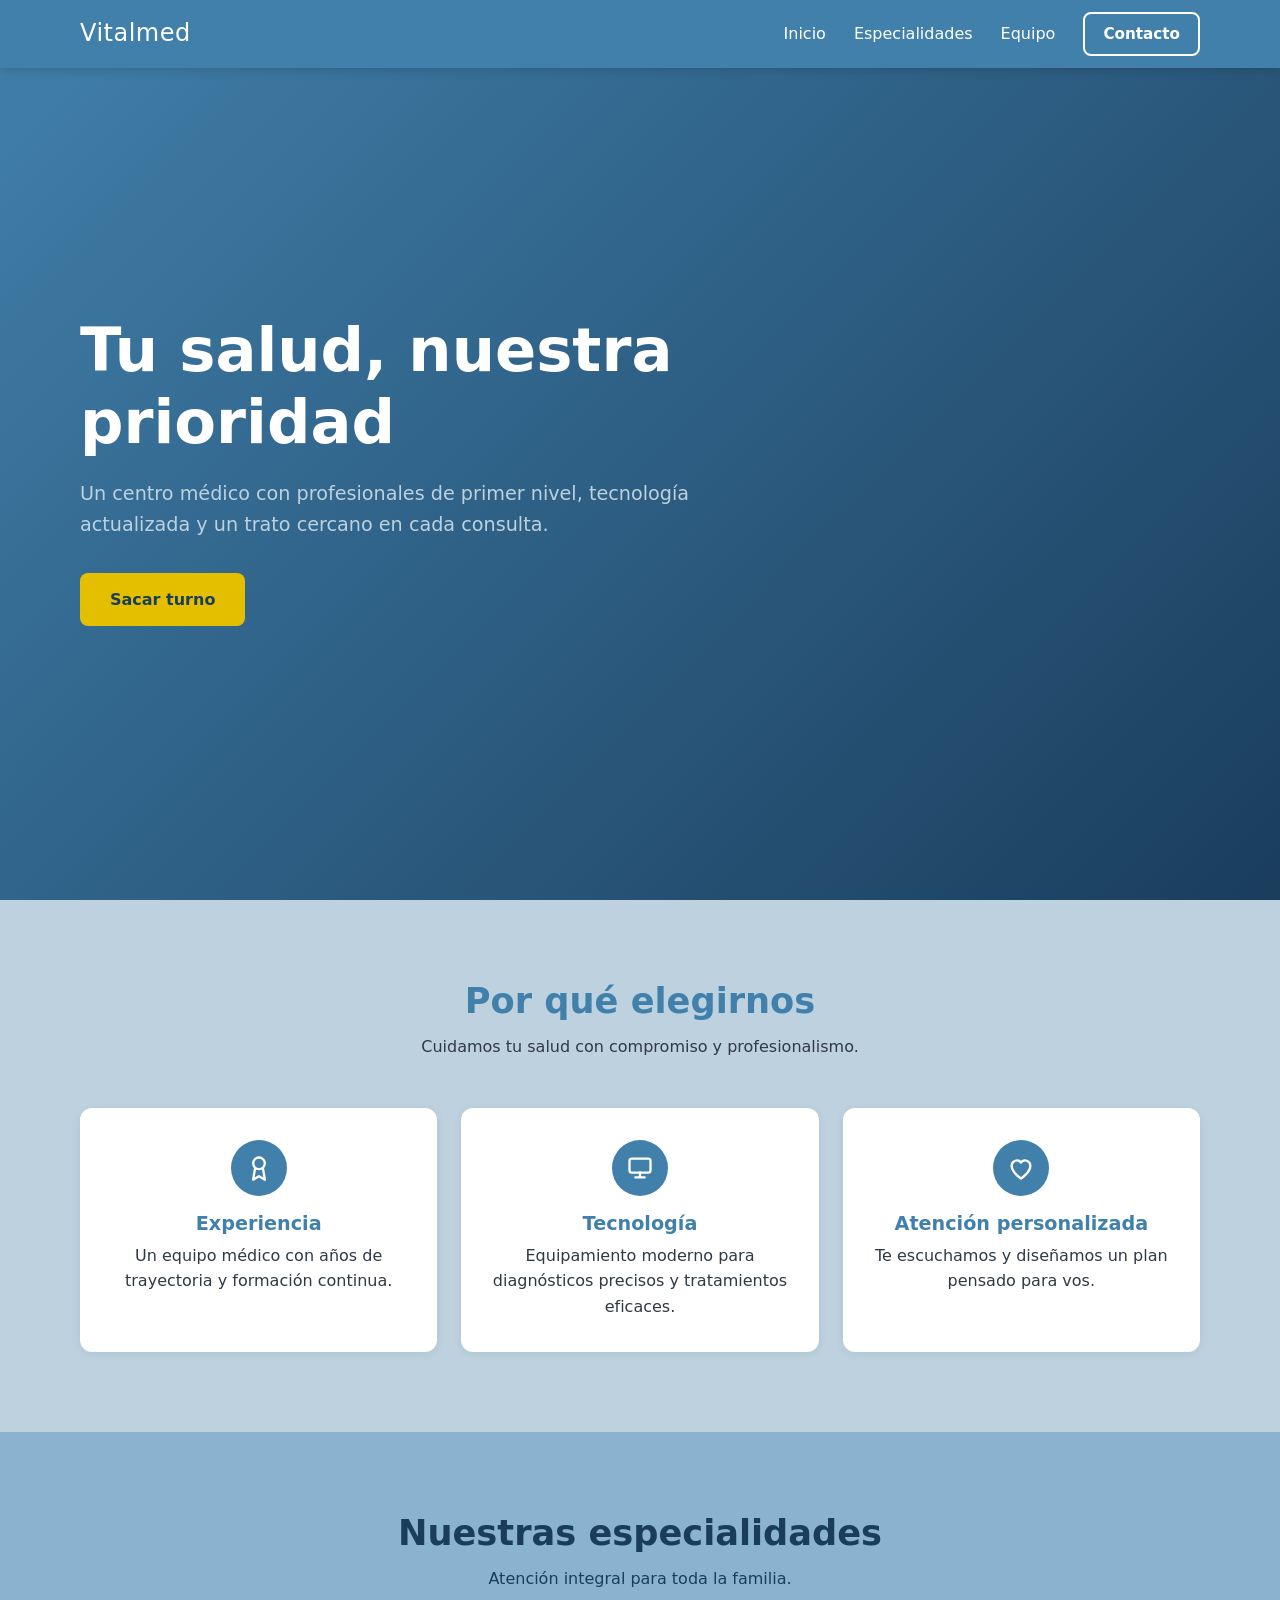
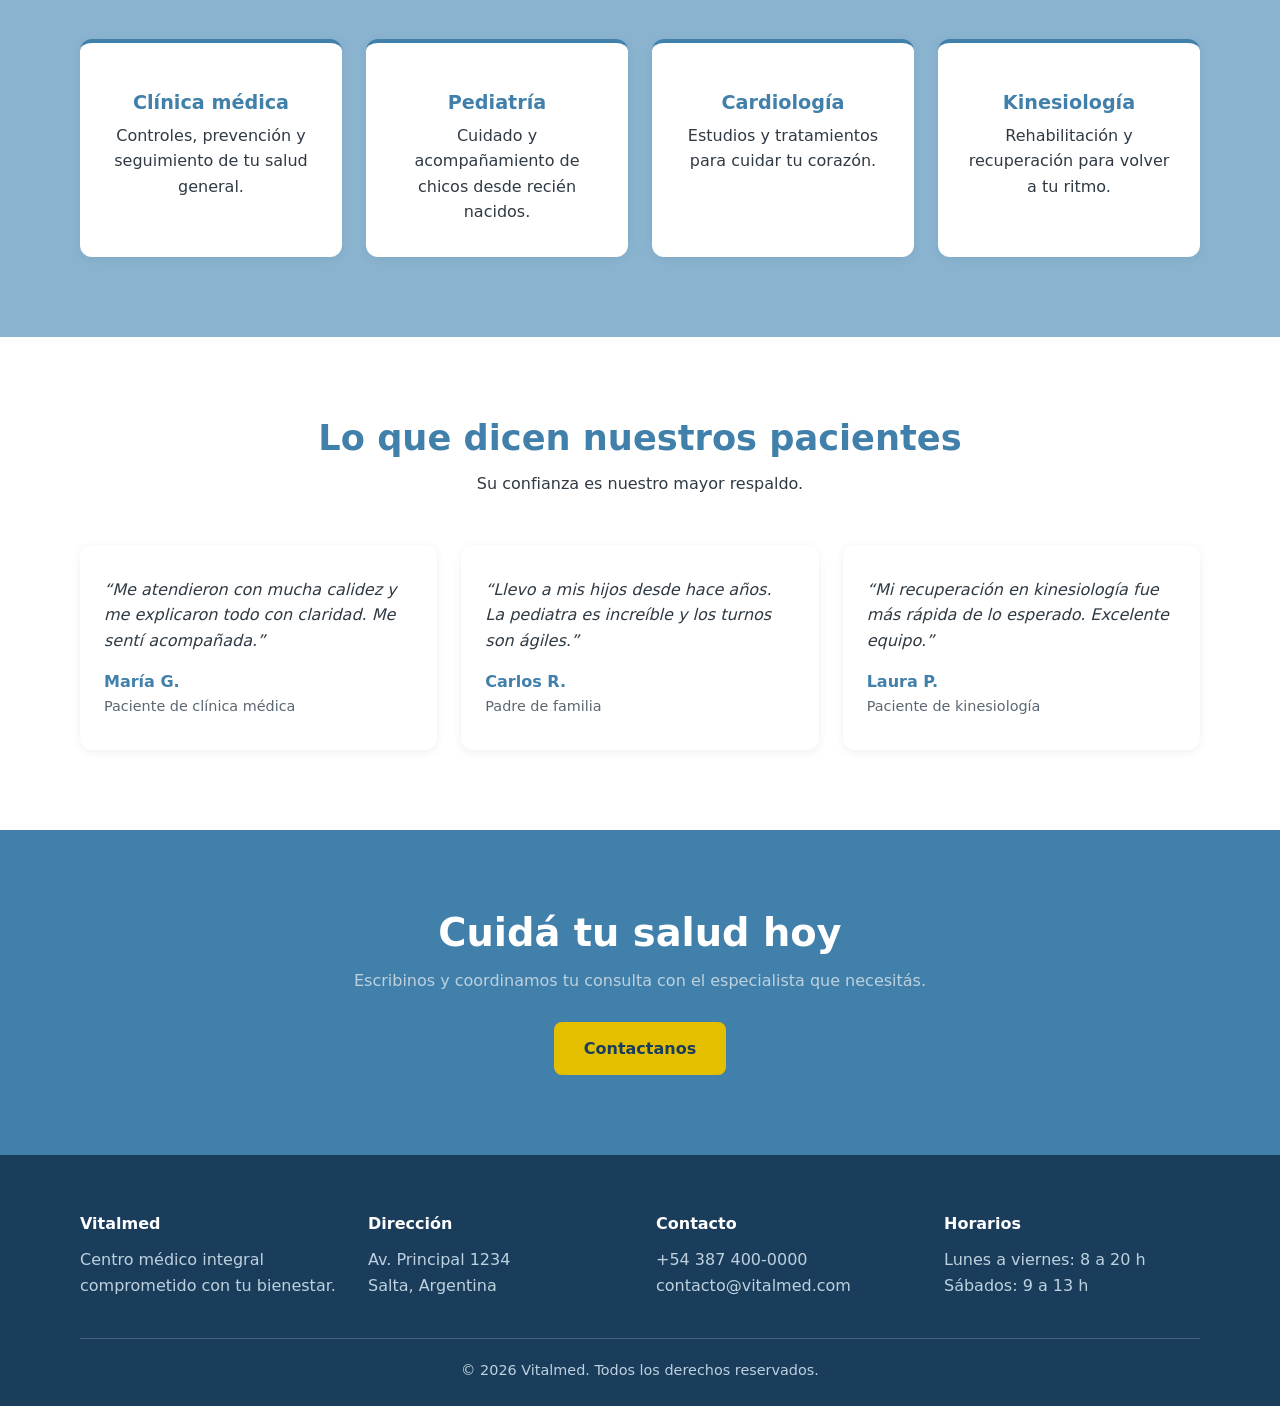
<file: index.html>
<!DOCTYPE html>
<html lang="es">
<head>
<meta charset="UTF-8">
<meta name="viewport" content="width=device-width, initial-scale=1">
<title>Vitalmed | Centro médico</title>
<meta name="description" content="Vitalmed: centro médico con atención personalizada en clínica médica, pediatría, cardiología y kinesiología.">
<link rel="stylesheet" href="styles.css">
</head>
<body>

<header>
  <div class="container nav">
    <a href="#inicio" class="logo">Vitalmed</a>
    <button class="menu-toggle" aria-label="Abrir menú" aria-expanded="false">&#9776;</button>
    <ul id="menu">
      <li><a href="#inicio">Inicio</a></li>
      <li><a href="especialidades.html">Especialidades</a></li>
      <li><a href="equipo.html">Equipo</a></li>
      <li><a href="contactos.html" class="btn btn-sec">Contacto</a></li>
    </ul>
  </div>
</header>

<main>
  <section class="hero" id="inicio">
    <div class="container">
      <div class="hero-content">
        <h1>Tu salud, nuestra prioridad</h1>
        <p>Un centro médico con profesionales de primer nivel, tecnología actualizada y un trato cercano en cada consulta.</p>
        <a href="contactos.html#turno" class="btn btn-cta">Sacar turno</a>
      </div>
    </div>
  </section>

  <section class="porque">
    <div class="container">
      <h2 class="section-title">Por qué elegirnos</h2>
      <p class="section-sub">Cuidamos tu salud con compromiso y profesionalismo.</p>
      <div class="grid grid-3">
        <article class="card">
          <div class="icon"><svg viewBox="0 0 24 24"><circle cx="12" cy="8" r="5"/><path d="M8.5 13 7 22l5-3 5 3-1.5-9"/></svg></div>
          <h3>Experiencia</h3>
          <p>Un equipo médico con años de trayectoria y formación continua.</p>
        </article>
        <article class="card">
          <div class="icon"><svg viewBox="0 0 24 24"><rect x="3" y="4" width="18" height="12" rx="2"/><path d="M8 20h8M12 16v4"/></svg></div>
          <h3>Tecnología</h3>
          <p>Equipamiento moderno para diagnósticos precisos y tratamientos eficaces.</p>
        </article>
        <article class="card">
          <div class="icon"><svg viewBox="0 0 24 24"><path d="M12 21s-8-5.3-8-11a4.5 4.5 0 0 1 8-2.8A4.5 4.5 0 0 1 20 10c0 5.700-8 11-8 11z"/></svg></div>
          <h3>Atención personalizada</h3>
          <p>Te escuchamos y diseñamos un plan pensado para vos.</p>
        </article>
      </div>
    </div>
  </section>

  <section class="especialidades" id="especialidades">
    <div class="container">
      <h2 class="section-title">Nuestras especialidades</h2>
      <p class="section-sub">Atención integral para toda la familia.</p>
      <div class="grid grid-4">
        <article class="card"><h3>Clínica médica</h3><p>Controles, prevención y seguimiento de tu salud general.</p></article>
        <article class="card"><h3>Pediatría</h3><p>Cuidado y acompañamiento de chicos desde recién nacidos.</p></article>
        <article class="card"><h3>Cardiología</h3><p>Estudios y tratamientos para cuidar tu corazón.</p></article>
        <article class="card"><h3>Kinesiología</h3><p>Rehabilitación y recuperación para volver a tu ritmo.</p></article>
      </div>
    </div>
  </section>

  <section class="testimonios">
    <div class="container">
      <h2 class="section-title">Lo que dicen nuestros pacientes</h2>
      <p class="section-sub">Su confianza es nuestro mayor respaldo.</p>
      <div class="grid grid-3">
        <article class="card testimonio">
          <p>“Me atendieron con mucha calidez y me explicaron todo con claridad. Me sentí acompañada.”</p>
          <strong>María G.</strong><span>Paciente de clínica médica</span>
        </article>
        <article class="card testimonio">
          <p>“Llevo a mis hijos desde hace años. La pediatra es increíble y los turnos son ágiles.”</p>
          <strong>Carlos R.</strong><span>Padre de familia</span>
        </article>
        <article class="card testimonio">
          <p>“Mi recuperación en kinesiología fue más rápida de lo esperado. Excelente equipo.”</p>
          <strong>Laura P.</strong><span>Paciente de kinesiología</span>
        </article>
      </div>
    </div>
  </section>

  <section class="cta-final">
    <div class="container">
      <h2>Cuidá tu salud hoy</h2>
      <p>Escribinos y coordinamos tu consulta con el especialista que necesitás.</p>
      <a href="contactos.html" class="btn btn-cta">Contactanos</a>
    </div>
  </section>
</main>

<footer>
  <div class="container">
    <div class="footer-grid">
      <div><h4>Vitalmed</h4><p>Centro médico integral comprometido con tu bienestar.</p></div>
      <div><h4>Dirección</h4><p>Av. Principal 1234<br>Salta, Argentina</p></div>
      <div><h4>Contacto</h4><p><a href="tel:+543874000000">+54 387 400-0000</a><br><a href="mailto:contacto@vitalmed.com">contacto@vitalmed.com</a></p></div>
      <div><h4>Horarios</h4><p>Lunes a viernes: 8 a 20 h<br>Sábados: 9 a 13 h</p></div>
    </div>
    <p class="copy">© 2026 Vitalmed. Todos los derechos reservados.</p>
  </div>
</footer>

<script>
  const t=document.querySelector('.menu-toggle'),m=document.getElementById('menu');
  t.addEventListener('click',()=>{const o=m.classList.toggle('open');t.setAttribute('aria-expanded',o)});
  m.addEventListener('click',e=>{if(e.target.tagName==='A'){m.classList.remove('open');t.setAttribute('aria-expanded',false)}});
</script>
</body>
</html>
</file>
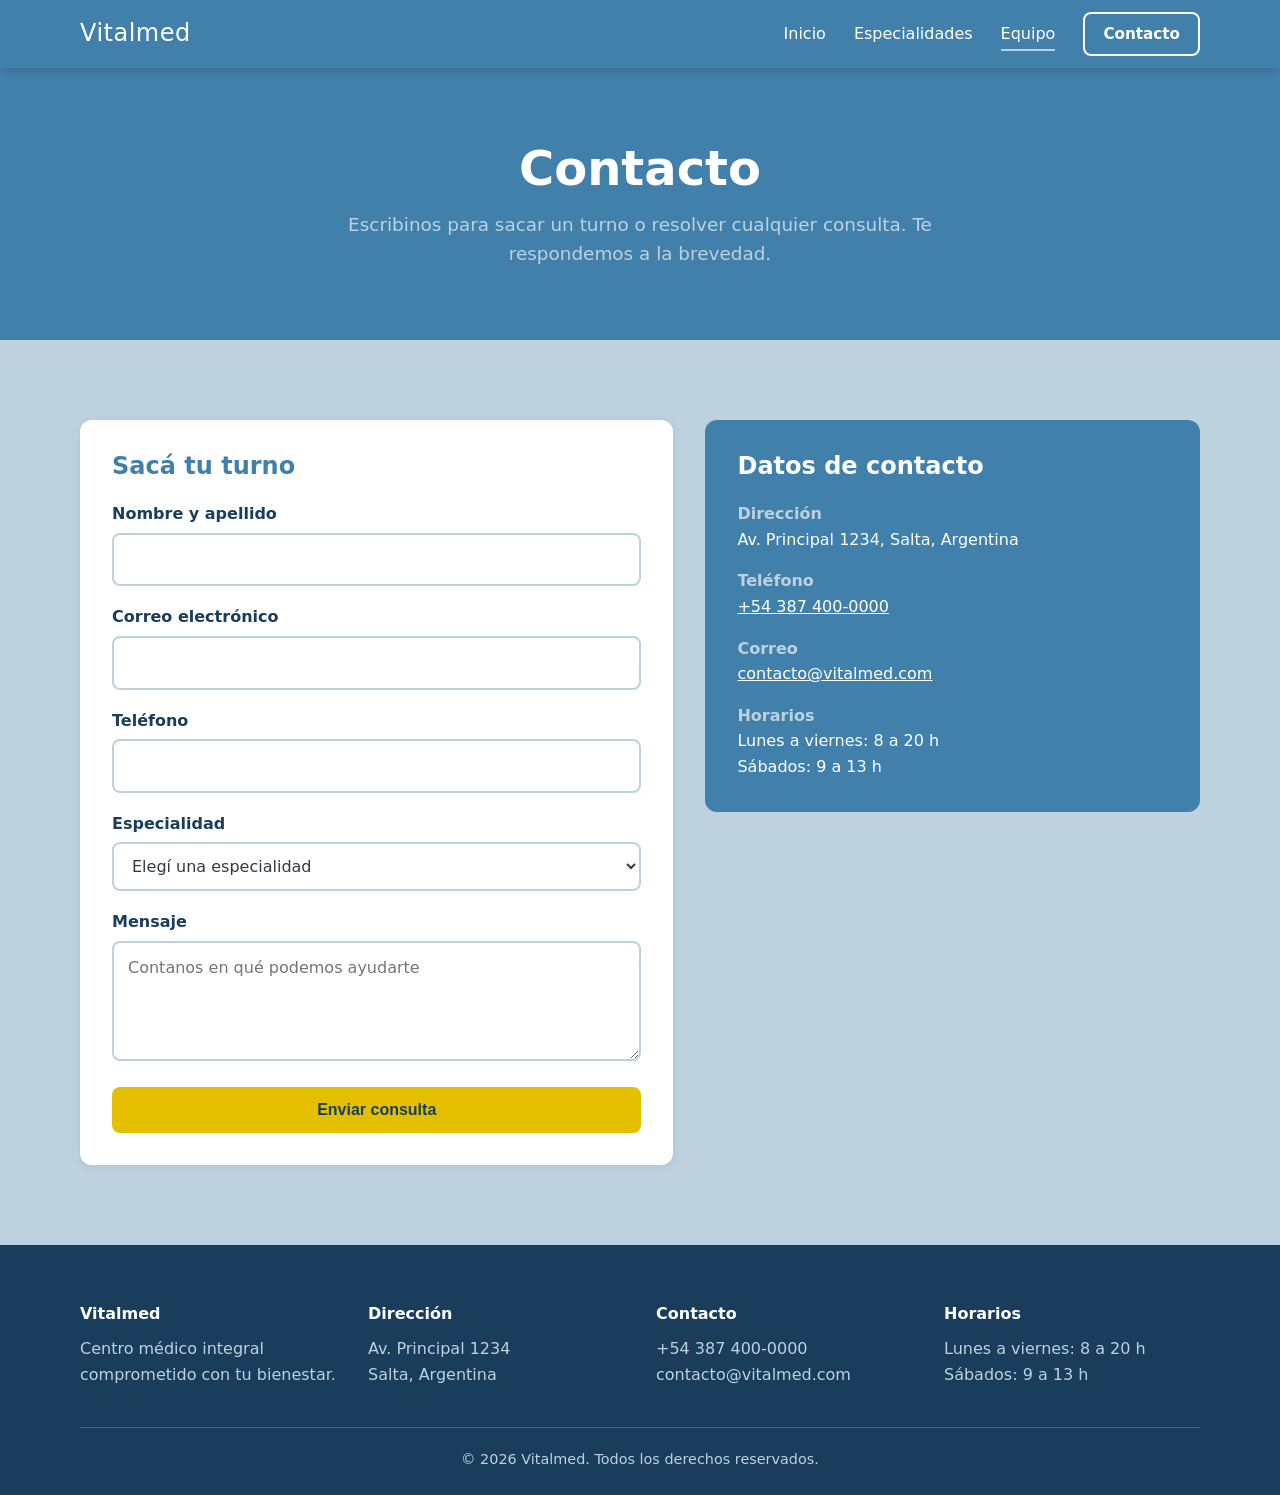
<file: contactos.html>
<!DOCTYPE html>
<html lang="es">
<head>
<meta charset="UTF-8">
<meta name="viewport" content="width=device-width, initial-scale=1">
<title>Contacto | Vitalmed</title>
<meta name="description" content="Contactá a Vitalmed para sacar un turno o hacer una consulta.">
<link rel="stylesheet" href="styles.css">
</head>
<body>

<header>
  <div class="container nav">
    <a href="index.html" class="logo">Vitalmed</a>
    <button class="menu-toggle" aria-label="Abrir menú" aria-expanded="false">&#9776;</button>
    <ul id="menu">
      <li><a href="index.html">Inicio</a></li>
      <li><a href="especialidades.html">Especialidades</a></li>
      <li><a href="equipo.html" aria-current="page">Equipo</a></li>
      <li><a href="contactos.html" class="btn btn-sec" aria-current="page">Contacto</a></li>
    </ul>
  </div>
</header>

<main>
  <section class="hero-interno">
    <div class="container">
      <h1>Contacto</h1>
      <p>Escribinos para sacar un turno o resolver cualquier consulta. Te respondemos a la brevedad.</p>
    </div>
  </section>

  <section class="equipo-sec" id="turno">
    <div class="container contacto-grid">
      <div class="form-card">
        <h2>Sacá tu turno</h2>
        <form id="form-contacto" novalidate>
          <div class="campo"><label for="nombre">Nombre y apellido</label><input id="nombre" name="nombre" type="text" autocomplete="name" required></div>
          <div class="campo"><label for="email">Correo electrónico</label><input id="email" name="email" type="email" autocomplete="email" required></div>
          <div class="campo"><label for="tel">Teléfono</label><input id="tel" name="tel" type="tel" autocomplete="tel"></div>
          <div class="campo">
            <label for="esp">Especialidad</label>
            <select id="esp" name="esp" required>
              <option value="">Elegí una especialidad</option>
              <option>Clínica médica</option>
              <option>Pediatría</option>
              <option>Cardiología</option>
              <option>Kinesiología</option>
            </select>
          </div>
          <div class="campo"><label for="msg">Mensaje</label><textarea id="msg" name="msg" placeholder="Contanos en qué podemos ayudarte"></textarea></div>
          <button type="submit" class="btn btn-cta">Enviar consulta</button>
          <p class="ok" id="ok" role="status"></p>
        </form>
      </div>

      <aside class="info-card">
        <h2>Datos de contacto</h2>
        <dl>
          <dt>Dirección</dt><dd>Av. Principal 1234, Salta, Argentina</dd>
          <dt>Teléfono</dt><dd><a href="tel:+543874000000">+54 387 400-0000</a></dd>
          <dt>Correo</dt><dd><a href="mailto:contacto@vitalmed.com">contacto@vitalmed.com</a></dd>
          <dt>Horarios</dt><dd>Lunes a viernes: 8 a 20 h<br>Sábados: 9 a 13 h</dd>
        </dl>
      </aside>
    </div>
  </section>
</main>

<footer>
  <div class="container">
    <div class="footer-grid">
      <div><h4>Vitalmed</h4><p>Centro médico integral comprometido con tu bienestar.</p></div>
      <div><h4>Dirección</h4><p>Av. Principal 1234<br>Salta, Argentina</p></div>
      <div><h4>Contacto</h4><p><a href="tel:+543874000000">+54 387 400-0000</a><br><a href="mailto:contacto@vitalmed.com">contacto@vitalmed.com</a></p></div>
      <div><h4>Horarios</h4><p>Lunes a viernes: 8 a 20 h<br>Sábados: 9 a 13 h</p></div>
    </div>
    <p class="copy">© 2026 Vitalmed. Todos los derechos reservados.</p>
  </div>
</footer>

<script>
  const t=document.querySelector('.menu-toggle'),m=document.getElementById('menu');
  t.addEventListener('click',()=>{const o=m.classList.toggle('open');t.setAttribute('aria-expanded',o)});
  m.addEventListener('click',e=>{if(e.target.tagName==='A'){m.classList.remove('open');t.setAttribute('aria-expanded',false)}});
</script>
<script>
  const f=document.getElementById('form-contacto'),ok=document.getElementById('ok');
  f.addEventListener('submit',e=>{
    e.preventDefault();
    const n=f.nombre.value.trim(),m=f.email.value.trim(),s=f.esp.value;
    ok.classList.add('visible');
    if(!n||!/^\S+@\S+\.\S+$/.test(m)||!s){
      ok.textContent='Completá tu nombre, un correo válido y la especialidad para enviar la consulta.';
      return;
    }
    ok.textContent='Gracias, '+n+'. Recibimos tu consulta y te vamos a contactar a la brevedad.';
    f.reset();
  });
</script>
</body>
</html>
</file>
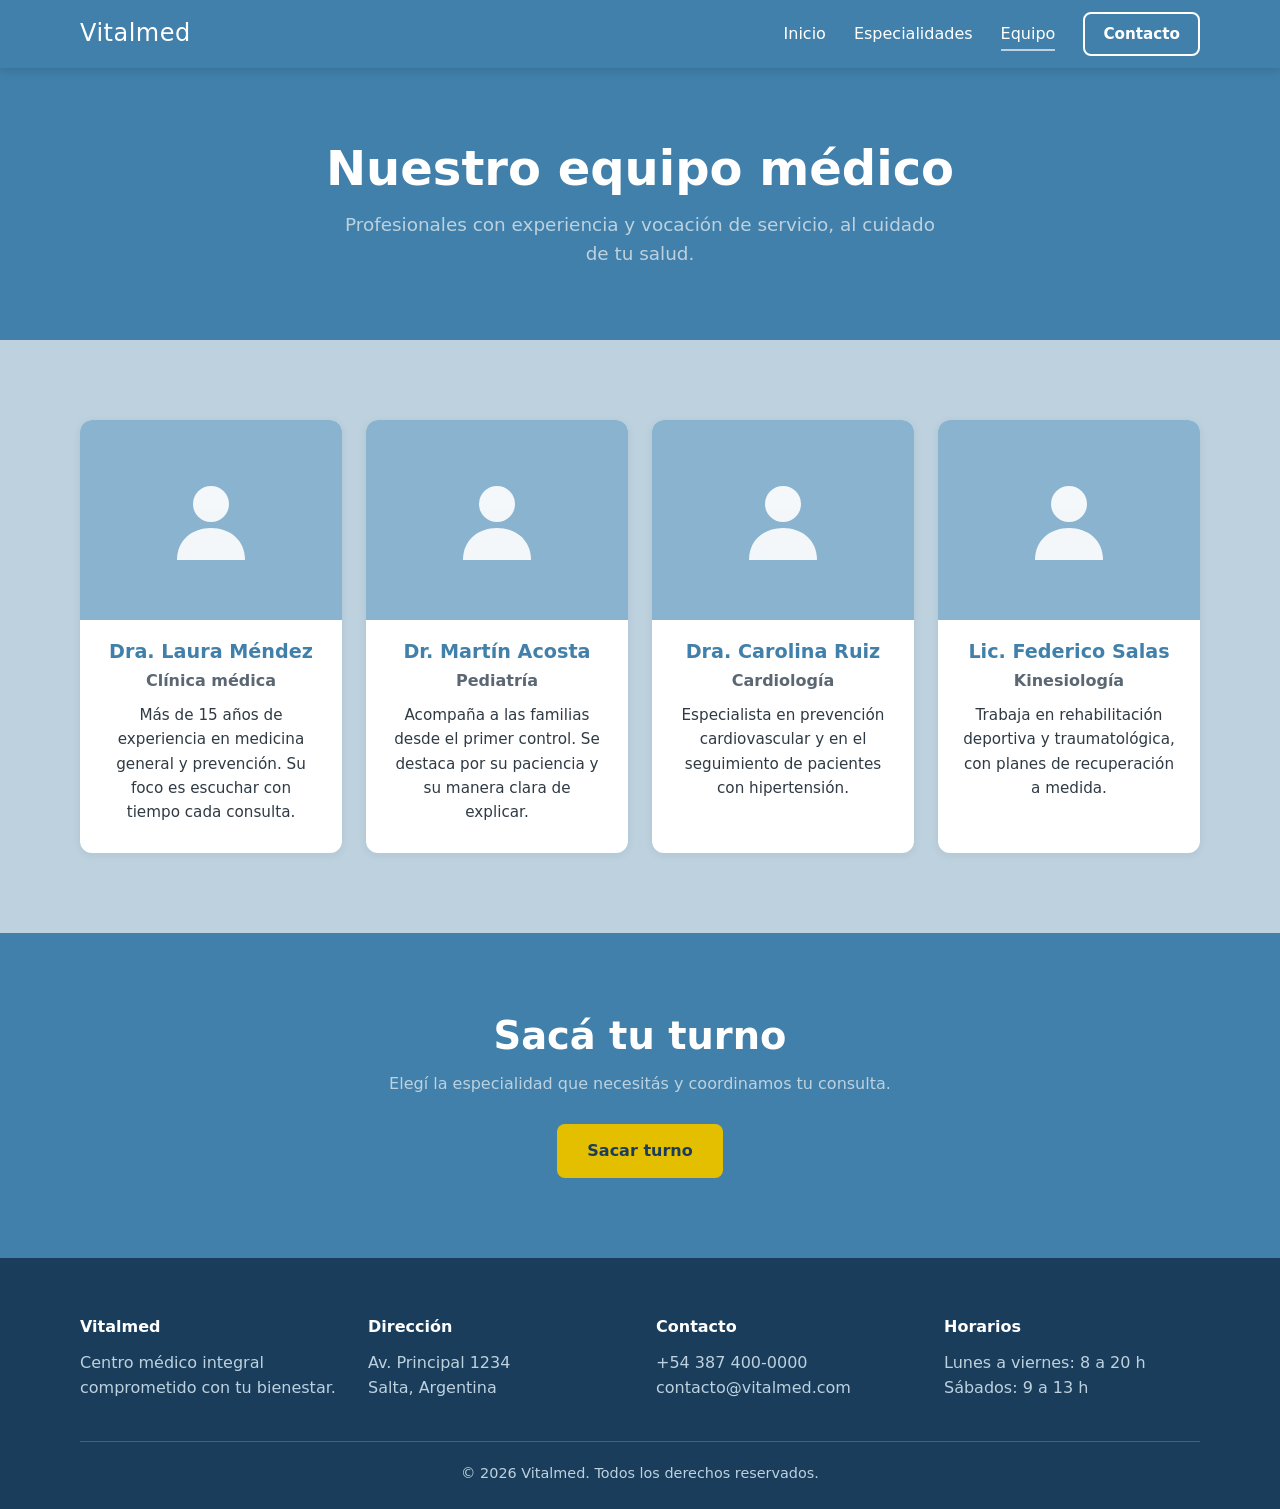
<file: equipo.html>
<!DOCTYPE html>
<html lang="es">
<head>
<meta charset="UTF-8">
<meta name="viewport" content="width=device-width, initial-scale=1">
<title>Equipo | Vitalmed</title>
<meta name="description" content="Conocé al equipo médico de Vitalmed.">
<link rel="stylesheet" href="styles.css">
</head>
<body>

<header>
  <div class="container nav">
    <a href="index.html" class="logo">Vitalmed</a>
    <button class="menu-toggle" aria-label="Abrir menú" aria-expanded="false">&#9776;</button>
    <ul id="menu">
      <li><a href="index.html">Inicio</a></li>
      <li><a href="especialidades.html">Especialidades</a></li>
      <li><a href="equipo.html" aria-current="page">Equipo</a></li>
      <li><a href="contactos.html" class="btn btn-sec">Contacto</a></li>
    </ul>
  </div>
</header>

<main>
  <section class="hero-interno">
    <div class="container">
      <h1>Nuestro equipo médico</h1>
      <p>Profesionales con experiencia y vocación de servicio, al cuidado de tu salud.</p>
    </div>
  </section>

  <section class="equipo-sec">
    <div class="container">
      <div class="grid grid-4">
      <article class="card medico">
        <div class="foto"><svg viewBox="0 0 24 24" aria-hidden="true"><circle cx="12" cy="8" r="4.5"/><path d="M3.5 22c0-5 3.800-8 8.500-8s8.500 3 8.500 8z"/></svg></div>
        <h3>Dra. Laura Méndez</h3>
        <p class="esp">Clínica médica</p>
        <p>Más de 15 años de experiencia en medicina general y prevención. Su foco es escuchar con tiempo cada consulta.</p>
      </article>
      <article class="card medico">
        <div class="foto"><svg viewBox="0 0 24 24" aria-hidden="true"><circle cx="12" cy="8" r="4.5"/><path d="M3.5 22c0-5 3.800-8 8.500-8s8.500 3 8.500 8z"/></svg></div>
        <h3>Dr. Martín Acosta</h3>
        <p class="esp">Pediatría</p>
        <p>Acompaña a las familias desde el primer control. Se destaca por su paciencia y su manera clara de explicar.</p>
      </article>
      <article class="card medico">
        <div class="foto"><svg viewBox="0 0 24 24" aria-hidden="true"><circle cx="12" cy="8" r="4.5"/><path d="M3.5 22c0-5 3.800-8 8.500-8s8.500 3 8.500 8z"/></svg></div>
        <h3>Dra. Carolina Ruiz</h3>
        <p class="esp">Cardiología</p>
        <p>Especialista en prevención cardiovascular y en el seguimiento de pacientes con hipertensión.</p>
      </article>
      <article class="card medico">
        <div class="foto"><svg viewBox="0 0 24 24" aria-hidden="true"><circle cx="12" cy="8" r="4.5"/><path d="M3.5 22c0-5 3.800-8 8.500-8s8.500 3 8.500 8z"/></svg></div>
        <h3>Lic. Federico Salas</h3>
        <p class="esp">Kinesiología</p>
        <p>Trabaja en rehabilitación deportiva y traumatológica, con planes de recuperación a medida.</p>
      </article>
      </div>
    </div>
  </section>

  <section class="cta-final">
    <div class="container">
      <h2>Sacá tu turno</h2>
      <p>Elegí la especialidad que necesitás y coordinamos tu consulta.</p>
      <a href="contactos.html#turno" class="btn btn-cta">Sacar turno</a>
    </div>
  </section>
</main>

<footer>
  <div class="container">
    <div class="footer-grid">
      <div><h4>Vitalmed</h4><p>Centro médico integral comprometido con tu bienestar.</p></div>
      <div><h4>Dirección</h4><p>Av. Principal 1234<br>Salta, Argentina</p></div>
      <div><h4>Contacto</h4><p><a href="tel:+543874000000">+54 387 400-0000</a><br><a href="mailto:contacto@vitalmed.com">contacto@vitalmed.com</a></p></div>
      <div><h4>Horarios</h4><p>Lunes a viernes: 8 a 20 h<br>Sábados: 9 a 13 h</p></div>
    </div>
    <p class="copy">© 2026 Vitalmed. Todos los derechos reservados.</p>
  </div>
</footer>

<script>
  const t=document.querySelector('.menu-toggle'),m=document.getElementById('menu');
  t.addEventListener('click',()=>{const o=m.classList.toggle('open');t.setAttribute('aria-expanded',o)});
  m.addEventListener('click',e=>{if(e.target.tagName==='A'){m.classList.remove('open');t.setAttribute('aria-expanded',false)}});
</script>
</body>
</html>
</file>
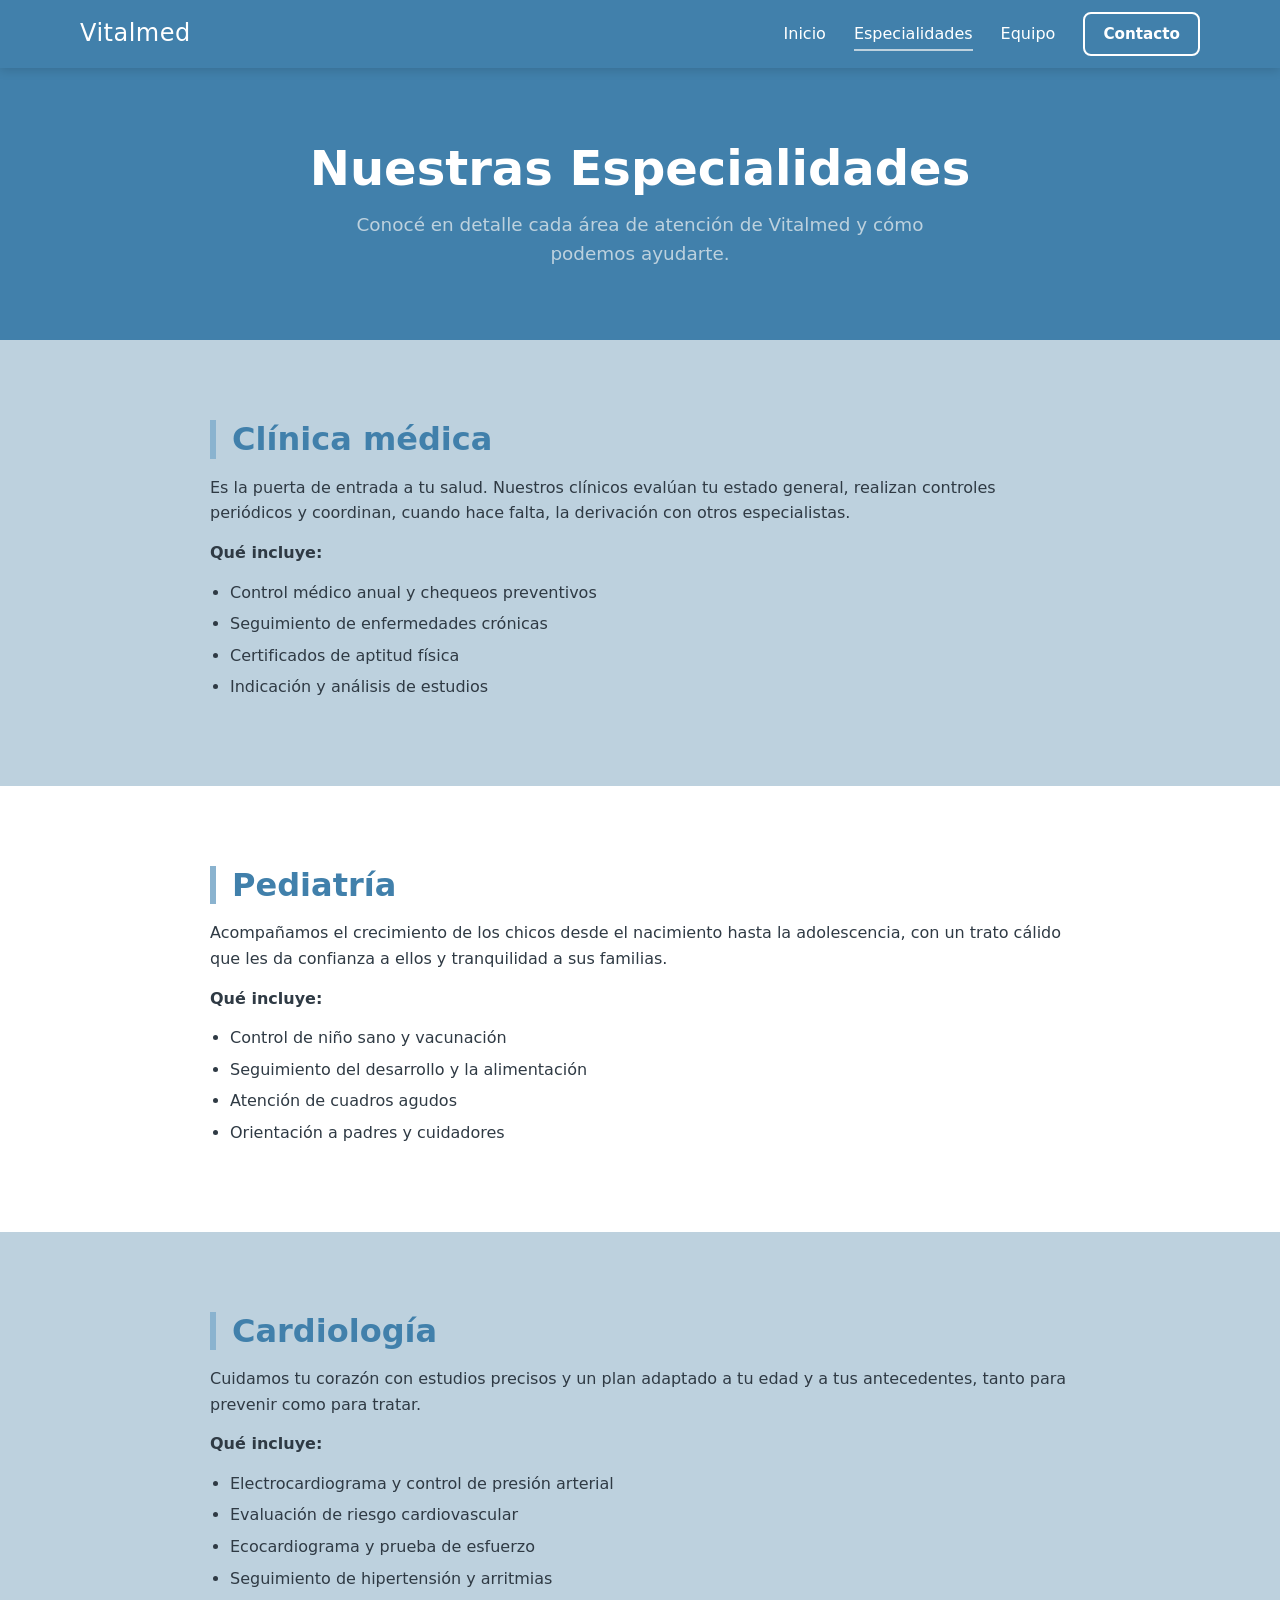
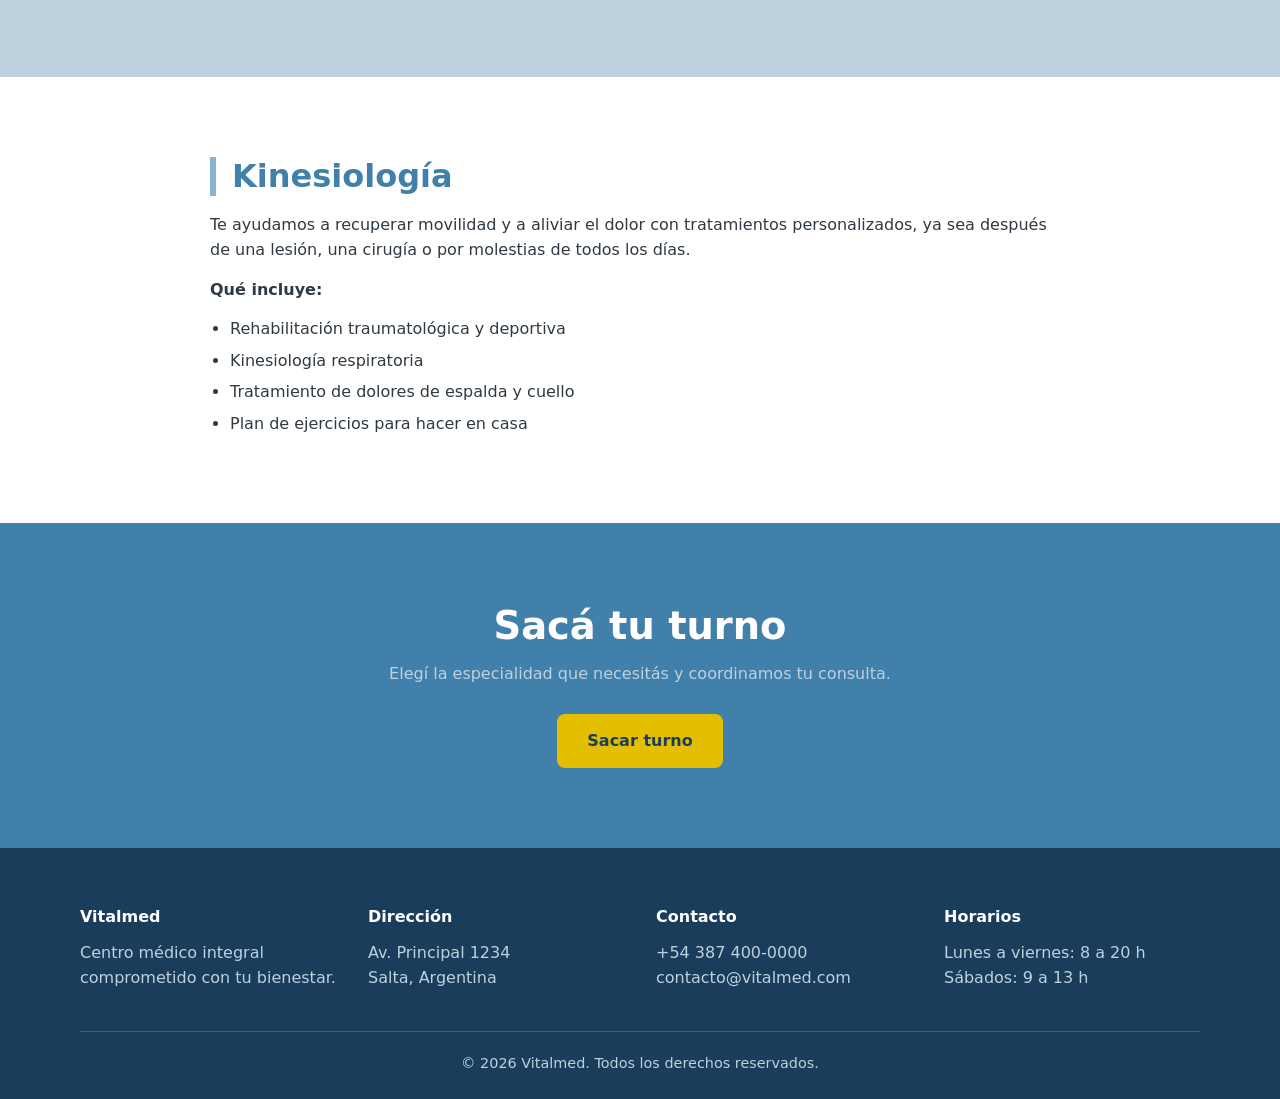
<file: especialidades.html>
<!DOCTYPE html>
<html lang="es">
<head>
<meta charset="UTF-8">
<meta name="viewport" content="width=device-width, initial-scale=1">
<title>Especialidades | Vitalmed</title>
<meta name="description" content="Especialidades de Vitalmed: clínica médica, pediatría, cardiología y kinesiología.">
<link rel="stylesheet" href="styles.css">
</head>
<body>

<header>
  <div class="container nav">
    <a href="index.html" class="logo">Vitalmed</a>
    <button class="menu-toggle" aria-label="Abrir menú" aria-expanded="false">&#9776;</button>
    <ul id="menu">
      <li><a href="index.html">Inicio</a></li>
      <li><a href="especialidades.html" aria-current="page">Especialidades</a></li>
      <li><a href="equipo.html">Equipo</a></li>
      <li><a href="contactos.html" class="btn btn-sec">Contacto</a></li>
    </ul>
  </div>
</header>

<main>
  <section class="hero-interno">
    <div class="container">
      <h1>Nuestras Especialidades</h1>
      <p>Conocé en detalle cada área de atención de Vitalmed y cómo podemos ayudarte.</p>
    </div>
  </section>

  <section class="detalle" id="clinica-médica">
    <div class="container">
      <h2>Clínica médica</h2>
      <p>Es la puerta de entrada a tu salud. Nuestros clínicos evalúan tu estado general, realizan controles periódicos y coordinan, cuando hace falta, la derivación con otros especialistas.</p>
      <p><strong>Qué incluye:</strong></p>
      <ul><li>Control médico anual y chequeos preventivos</li><li>Seguimiento de enfermedades crónicas</li><li>Certificados de aptitud física</li><li>Indicación y análisis de estudios</li></ul>
    </div>
  </section>
  <section class="detalle" id="pediatria">
    <div class="container">
      <h2>Pediatría</h2>
      <p>Acompañamos el crecimiento de los chicos desde el nacimiento hasta la adolescencia, con un trato cálido que les da confianza a ellos y tranquilidad a sus familias.</p>
      <p><strong>Qué incluye:</strong></p>
      <ul><li>Control de niño sano y vacunación</li><li>Seguimiento del desarrollo y la alimentación</li><li>Atención de cuadros agudos</li><li>Orientación a padres y cuidadores</li></ul>
    </div>
  </section>
  <section class="detalle" id="cardiologia">
    <div class="container">
      <h2>Cardiología</h2>
      <p>Cuidamos tu corazón con estudios precisos y un plan adaptado a tu edad y a tus antecedentes, tanto para prevenir como para tratar.</p>
      <p><strong>Qué incluye:</strong></p>
      <ul><li>Electrocardiograma y control de presión arterial</li><li>Evaluación de riesgo cardiovascular</li><li>Ecocardiograma y prueba de esfuerzo</li><li>Seguimiento de hipertensión y arritmias</li></ul>
    </div>
  </section>
  <section class="detalle" id="kinesiologia">
    <div class="container">
      <h2>Kinesiología</h2>
      <p>Te ayudamos a recuperar movilidad y a aliviar el dolor con tratamientos personalizados, ya sea después de una lesión, una cirugía o por molestias de todos los días.</p>
      <p><strong>Qué incluye:</strong></p>
      <ul><li>Rehabilitación traumatológica y deportiva</li><li>Kinesiología respiratoria</li><li>Tratamiento de dolores de espalda y cuello</li><li>Plan de ejercicios para hacer en casa</li></ul>
    </div>
  </section>

  <section class="cta-final">
    <div class="container">
      <h2>Sacá tu turno</h2>
      <p>Elegí la especialidad que necesitás y coordinamos tu consulta.</p>
      <a href="contactos.html#turno" class="btn btn-cta">Sacar turno</a>
    </div>
  </section>
</main>

<footer>
  <div class="container">
    <div class="footer-grid">
      <div><h4>Vitalmed</h4><p>Centro médico integral comprometido con tu bienestar.</p></div>
      <div><h4>Dirección</h4><p>Av. Principal 1234<br>Salta, Argentina</p></div>
      <div><h4>Contacto</h4><p><a href="tel:+543874000000">+54 387 400-0000</a><br><a href="mailto:contacto@vitalmed.com">contacto@vitalmed.com</a></p></div>
      <div><h4>Horarios</h4><p>Lunes a viernes: 8 a 20 h<br>Sábados: 9 a 13 h</p></div>
    </div>
    <p class="copy">© 2026 Vitalmed. Todos los derechos reservados.</p>
  </div>
</footer>

<script>
  const t=document.querySelector('.menu-toggle'),m=document.getElementById('menu');
  t.addEventListener('click',()=>{const o=m.classList.toggle('open');t.setAttribute('aria-expanded',o)});
  m.addEventListener('click',e=>{if(e.target.tagName==='A'){m.classList.remove('open');t.setAttribute('aria-expanded',false)}});
</script>
</body>
</html>
</file>
<file: styles.css>
:root{
  --azul:#4180AB;
  --azul-medio:#8AB3CF;
  --azul-claro:#BDD1DE;
  --azul-oscuro:#1a3d5c;
  --dorado:#E4BF00;
  --texto:#2f3a44;
  --blanco:#fff;
}
*{box-sizing:border-box;margin:0;padding:0}
html{scroll-behavior:smooth;scroll-padding-top:72px}
body{font-family:"Inter","Segoe UI",system-ui,-apple-system,Roboto,Arial,sans-serif;color:var(--texto);line-height:1.6;background:#fff}
a{color:inherit;text-decoration:none}
h1,h2,h3{line-height:1.2}
.container{width:min(1120px,92%);margin-inline:auto}
section{padding:80px 0}
.section-title{font-size:clamp(1.6rem,3vw,2.2rem);color:var(--azul);text-align:center;margin-bottom:12px}
.section-sub{text-align:center;max-width:560px;margin:0 auto 48px}

/* Botones */
.btn{display:inline-block;padding:14px 30px;border-radius:8px;font-weight:700;font-size:1rem;border:0;cursor:pointer;transition:transform .2s,box-shadow .2s}
.btn:focus-visible,a:focus-visible{outline:3px solid var(--dorado);outline-offset:3px}
.btn-cta{background:var(--dorado);color:var(--azul-oscuro)}
.btn-cta:hover{transform:translateY(-2px);box-shadow:0 6px 16px rgba(0,0,0,.2)}
.btn-sec{background:transparent;color:var(--blanco);border:2px solid var(--blanco);padding:8px 18px;font-size:.95rem}
.btn-sec:hover{background:var(--blanco);color:var(--azul)}

/* Header */
header{position:fixed;top:0;left:0;right:0;z-index:10;background:var(--azul);color:var(--blanco);box-shadow:0 2px 10px rgba(0,0,0,.15)}
.nav{display:flex;align-items:center;justify-content:space-between;height:68px}
.logo{font-size:1.5rem;font-weight:800;letter-spacing:.5px}
.nav ul{display:flex;gap:28px;list-style:none;align-items:center}
.nav a:not(.btn){font-weight:500;padding:6px 0;border-bottom:2px solid transparent;transition:border-color .2s}
.nav a:not(.btn):hover{border-color:var(--azul-claro)}
.menu-toggle{display:none;background:none;border:0;color:#fff;font-size:1.8rem;cursor:pointer}

/* Hero */
.hero{min-height:100vh;display:flex;align-items:center;background:linear-gradient(135deg,var(--azul),var(--azul-oscuro));color:var(--blanco);padding:120px 0 80px}
.hero-content{max-width:640px;animation:fadeIn 1.2s ease-out both}
.hero h1{font-size:clamp(2.2rem,5.5vw,3.8rem);margin-bottom:20px}
.hero p{font-size:1.2rem;margin-bottom:32px;color:var(--azul-claro)}
@keyframes fadeIn{from{opacity:0}to{opacity:1}}

/* Por qué elegirnos */
.porque{background:var(--azul-claro)}
.grid{display:grid;gap:24px}
.grid-3{grid-template-columns:repeat(3,1fr)}
.grid-4{grid-template-columns:repeat(4,1fr)}
.card{background:#fff;border-radius:12px;padding:32px 24px;text-align:center;box-shadow:0 2px 8px rgba(26,61,92,.08);transition:transform .25s,box-shadow .25s}
.card:hover{transform:translateY(-4px);box-shadow:0 10px 22px rgba(26,61,92,.15)}
.card h3{color:var(--azul);margin:16px 0 8px;font-size:1.2rem}
.icon{width:56px;height:56px;margin-inline:auto;border-radius:50%;background:var(--azul);display:grid;place-items:center}
.icon svg{width:28px;height:28px;stroke:#fff;fill:none;stroke-width:2;stroke-linecap:round;stroke-linejoin:round}

/* Especialidades */
.especialidades{background:var(--azul-medio)}
.especialidades .section-title{color:var(--azul-oscuro)}
.especialidades .section-sub{color:var(--azul-oscuro)}
.especialidades .card{border-top:4px solid var(--azul)}

/* Testimonios */
.testimonio{text-align:left}
.testimonio p{font-style:italic;margin-bottom:16px}
.testimonio strong{color:var(--azul)}
.testimonio span{display:block;font-size:.9rem;color:#5b6772}

/* CTA */
.cta-final{background:var(--azul);color:var(--blanco);text-align:center}
.cta-final h2{font-size:clamp(1.6rem,3.5vw,2.4rem);margin-bottom:12px}
.cta-final p{margin-bottom:28px;color:var(--azul-claro)}

/* Footer */
footer{background:var(--azul-oscuro);color:var(--azul-claro);padding:56px 0 24px}
.footer-grid{display:grid;grid-template-columns:repeat(4,1fr);gap:32px}
footer h4{color:#fff;margin-bottom:10px}
.copy{border-top:1px solid rgba(189,209,222,.25);margin-top:40px;padding-top:20px;text-align:center;font-size:.9rem}

/* Responsive */
@media (max-width:900px){
  .grid-4{grid-template-columns:repeat(2,1fr)}
  .footer-grid{grid-template-columns:repeat(2,1fr)}
}
@media (max-width:720px){
  section{padding:56px 0}
  .menu-toggle{display:block}
  .nav ul{display:none;position:absolute;top:68px;left:0;right:0;background:var(--azul);flex-direction:column;padding:20px 0 24px;gap:18px}
  .nav ul.open{display:flex}
  .grid-3,.grid-4,.footer-grid{grid-template-columns:1fr}
}
@media (prefers-reduced-motion:reduce){
  *{animation:none!important;transition:none!important;scroll-behavior:auto!important}
}

/* Páginas internas */
.nav a[aria-current="page"]:not(.btn){border-color:var(--azul-claro)}
.hero-interno{background:var(--azul);color:var(--blanco);text-align:center;padding:140px 0 72px}
.hero-interno h1{font-size:clamp(2rem,4.5vw,3rem);margin-bottom:12px;animation:fadeIn 1s ease-out both}
.hero-interno p{max-width:600px;margin:0 auto;color:var(--azul-claro);font-size:1.15rem}
.detalle:nth-of-type(odd){background:#fff}
.detalle:nth-of-type(even){background:var(--azul-claro)}
.detalle .container{max-width:860px}
.detalle h2{color:var(--azul);font-size:clamp(1.5rem,3vw,2rem);margin-bottom:16px;padding-left:16px;border-left:6px solid var(--azul-medio)}
.detalle p{margin-bottom:14px}
.detalle ul{margin:8px 0 0 20px}
.detalle li{margin-bottom:6px}
.medico{padding:0 0 28px;overflow:hidden;text-align:center}
.foto{height:200px;background:var(--azul-medio);display:grid;place-items:center;margin-bottom:20px}
.foto svg{width:96px;height:96px;fill:#fff;opacity:.9}
.medico h3{margin:0 0 4px}
.medico .esp{color:#5b6772;font-weight:600;margin-bottom:10px}
.medico p:last-child{padding:0 24px;font-size:.95rem}
.equipo-sec{background:var(--azul-claro)}

/* Contacto */
.contacto-grid{display:grid;grid-template-columns:1.2fr 1fr;gap:32px;align-items:start}
.form-card{background:#fff;border-radius:12px;padding:32px;box-shadow:0 2px 8px rgba(26,61,92,.08)}
.form-card h2,.info-card h2{color:var(--azul);font-size:1.5rem;margin-bottom:20px}
.campo{margin-bottom:18px}
.campo label{display:block;font-weight:600;margin-bottom:6px;color:var(--azul-oscuro)}
.campo input,.campo select,.campo textarea{width:100%;font:inherit;color:var(--texto);padding:12px 14px;border:2px solid var(--azul-claro);border-radius:8px;background:#fff;transition:border-color .2s}
.campo textarea{min-height:120px;resize:vertical}
.campo input:focus,.campo select:focus,.campo textarea:focus{outline:none;border-color:var(--azul)}
.form-card .btn{width:100%}
.ok{display:none;margin-top:16px;padding:14px 16px;border-radius:8px;background:var(--azul-claro);color:var(--azul-oscuro);font-weight:600}
.ok.visible{display:block}
.info-card{background:var(--azul);color:var(--blanco);border-radius:12px;padding:32px}
.info-card h2{color:#fff}
.info-card dt{font-weight:700;color:var(--azul-claro);margin-top:16px}
.info-card dt:first-of-type{margin-top:0}
.info-card dd a{text-decoration:underline}
@media (max-width:900px){.contacto-grid{grid-template-columns:1fr}}
</file>
